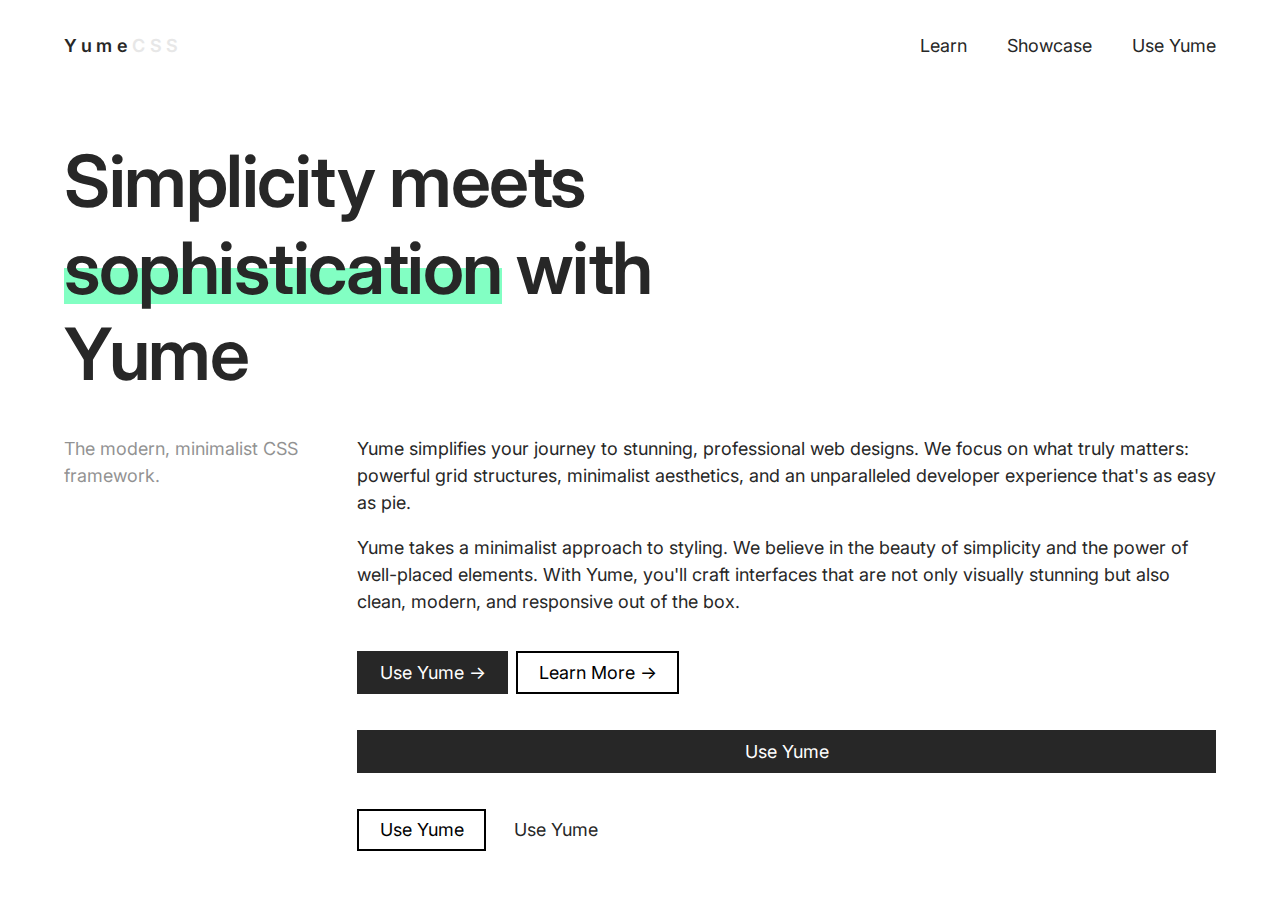
<file: index.html>
<!DOCTYPE html>
<html lang="en">

<head>
    <meta charset="UTF-8">
    <meta http-equiv="X-UA-Compatible" content="IE=edge">
    <meta name="viewport" content="width=device-width, initial-scale=1.0">
    <title>Yume.CSS</title>

    <!-- Yume -->
    <link rel="stylesheet" href="yume.css">
    <script src="yume.js" defer></script>

    <!-- Prism -->
    <link rel="stylesheet" href="prism/prism.css">
    <script src="prism/prism.js" defer></script>

    <!-- Custom style and script -->
    <link rel="stylesheet" href="extra/extra.css">
    <script src="extra/extra.js" defer></script>
</head>

<body>
    <nav class="container sticky fade-in">
        <a href="#top" class="logo">Yume<span class="gray-200">CSS</span></a>
        <ul>
            <li><a href="docs/main.html">Learn</a></li>
            <li><a href="#layout">Showcase</a></li>
            <li><a href="#">Use Yume</a></li>
        </ul>
    </nav>

    <main class="grid container">
        <div class="col-12">
            <h1 class="width-60 slide-right mb-0">Simplicity meets <mark class="bg-green-300">sophistication</mark> with
                Yume</h1>
        </div>
        <div class="col-3 faded sm-col-6">
            <p class="slide-up animation-time-8">The modern, minimalist CSS framework.</p>
        </div>
        <div class="col-9">
            <p class="slide-up animation-time-10">Yume simplifies your journey to stunning, professional web designs. We
                focus on what truly matters: powerful grid structures, minimalist aesthetics, and an unparalleled
                developer experience that's as easy as pie.</p>
            <div class="slide-up animation-time-12">
                <p>Yume takes a minimalist approach to styling. We believe in the beauty of simplicity and the power of
                    well-placed elements. With Yume, you'll craft interfaces that are not only visually stunning but
                    also clean, modern, and responsive out of the box.</p>
                <button>Use Yume &rarr;</button><button class="secondary ml-2">Learn More &rarr;</button>
            </div>
            <div>
                <a href="#" class="btn full">Use Yume</a>
                <a href="#" class="btn secondary">Use Yume</a>
                <a href="#" class="btn ghost">Use Yume</a>
            </div>
        </div>
    </main>
</body>

</html>
</file>
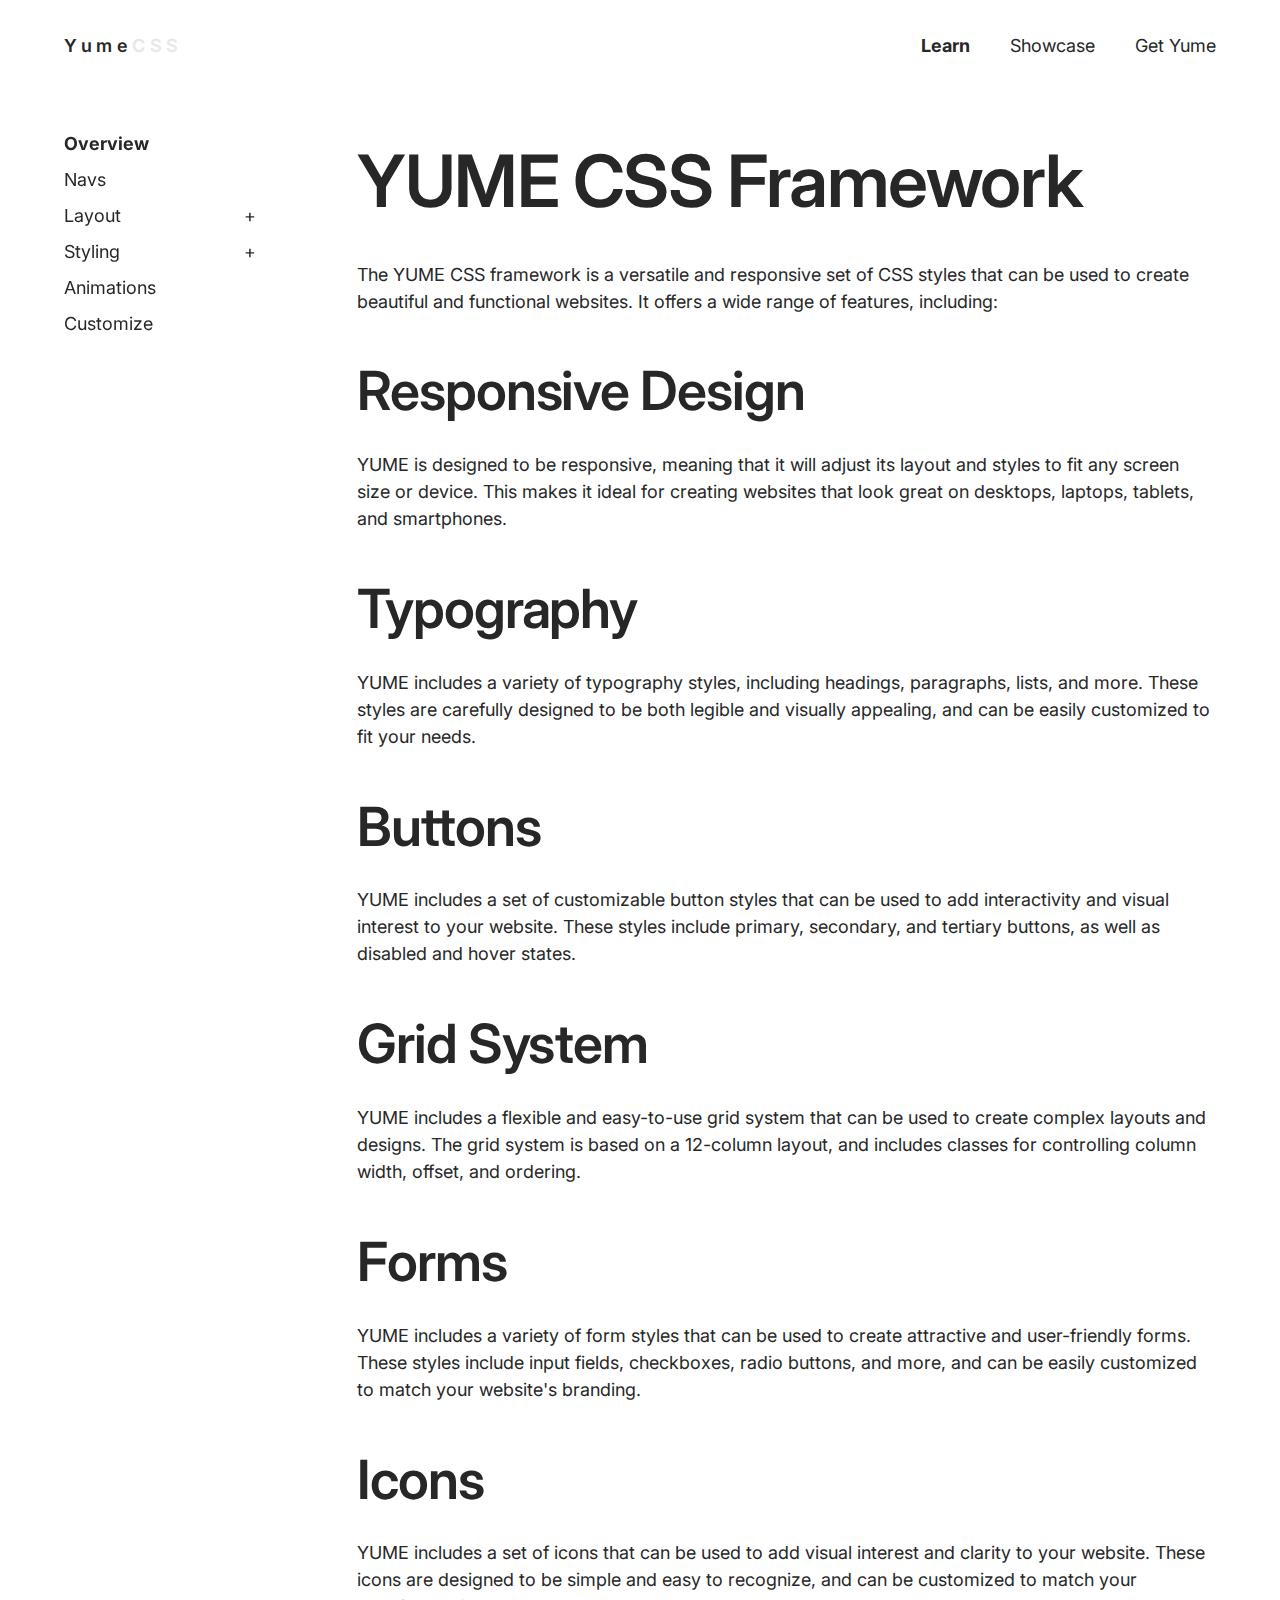
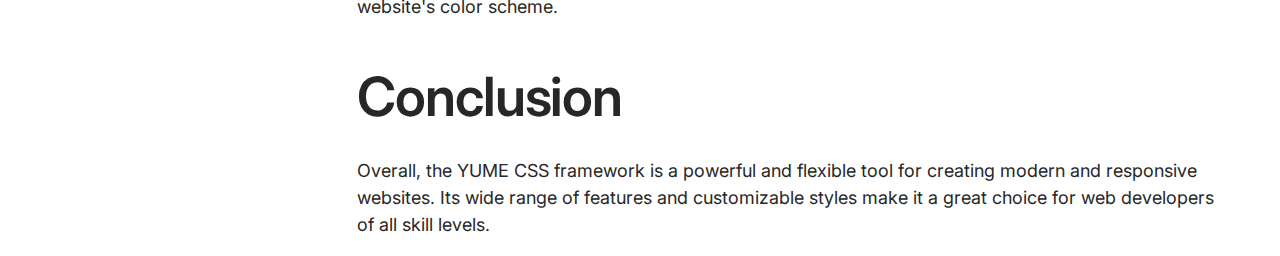
<file: docs/main.html>
<!DOCTYPE html>
<html lang="en">

<head>
    <meta charset="UTF-8">
    <meta http-equiv="X-UA-Compatible" content="IE=edge">
    <meta name="viewport" content="width=device-width, initial-scale=1.0">
    <title>Learn Yume</title>
    <!-- Yume -->
    <link rel="stylesheet" href="../yume.css">
    <script src="../yume.js" defer></script>

    <!-- Prism -->
    <link rel="stylesheet" href="../prism/prism.css">
    <script src="../prism/prism.js" defer></script>

    <!-- Custom style and script -->
    <link rel="stylesheet" href="../extra/extra.css">
    <script src="../extra/extra.js" defer></script>
</head>

<body>
    <nav class="container sticky fade-in">
        <a href="../index.html" class="logo">Yume<span class="gray-200">CSS</span></a>
        <ul>
            <li class="active"><a href="#layout">Learn</a></li>
            <li><a href="#layout">Showcase</a></li>
            <li><a href="#">Get Yume</a></li>
        </ul>
    </nav>


    <main class="container grid">
        <aside class="col-3 mt-10">
            <ul class="sidebar">
                <li class="active"><a href="navs.html">Overview</a></li>
                <li><a href="navs.html">Navs</a></li>
                <li>
                    <div class="accordion">
                        <div class="accordion-header">
                            <p>Layout</p>
                            <p class="accordion-icon">+</p>
                        </div>
                        <div class="accordion-content">
                            <ul>
                                <li><a href="">Grid</a></li>
                                <li><a href="">Flexbox</a></li>
                                <li><a href="">Margin and Padding</a></li>
                            </ul>
                        </div>
                    </div>
                </li>
                <li>
                    <div class="accordion">
                        <div class="accordion-header">
                            <p>Styling</p>
                            <p class="accordion-icon">+</p>
                        </div>
                        <div class="accordion-content">
                            <ul>
                                <li><a href="">Typography</a></li>
                                <li><a href="">Colors</a></li>
                                <li><a href="">Border Radius</a></li>
                                <li><a href="">Drop Shadow</a></li>
                                <li><a href="">Forms and Buttons</a></li>
                            </ul>
                        </div>
                    </div>
                </li>
                <li><a href="#">Animations</a></li>
                <li><a href="#">Customize</a></li>
            </ul>
            <div class="sidebar-mobile-icon">
                &rarr;
            </div>
        </aside>
        
        <div class="col-9">
            <h1>YUME CSS Framework</h1>
            <p>The YUME CSS framework is a versatile and responsive set of CSS styles that can be used to create
                beautiful and functional websites. It offers a wide range of features, including:</p>
            <h2>Responsive Design</h2>
            <p>YUME is designed to be responsive, meaning that it will adjust its layout and styles to fit any screen
                size or device. This makes it ideal for creating websites that look great on desktops, laptops, tablets,
                and smartphones.</p>
            <h2>Typography</h2>
            <p>YUME includes a variety of typography styles, including headings, paragraphs, lists, and more. These
                styles are carefully designed to be both legible and visually appealing, and can be easily customized to
                fit your needs.</p>
            <h2>Buttons</h2>
            <p>YUME includes a set of customizable button styles that can be used to add interactivity and visual
                interest to your website. These styles include primary, secondary, and tertiary buttons, as well as
                disabled and hover states.</p>
            <h2>Grid System</h2>
            <p>YUME includes a flexible and easy-to-use grid system that can be used to create complex layouts and
                designs. The grid system is based on a 12-column layout, and includes classes for controlling column
                width, offset, and ordering.</p>
            <h2>Forms</h2>
            <p>YUME includes a variety of form styles that can be used to create attractive and user-friendly forms.
                These styles include input fields, checkboxes, radio buttons, and more, and can be easily customized to
                match your website's branding.</p>
            <h2>Icons</h2>
            <p>YUME includes a set of icons that can be used to add visual interest and clarity to your website. These
                icons are designed to be simple and easy to recognize, and can be customized to match your website's
                color scheme.</p>
            <h2>Conclusion</h2>
            <p>Overall, the YUME CSS framework is a powerful and flexible tool for creating modern and responsive
                websites. Its wide range of features and customizable styles make it a great choice for web developers
                of all skill levels.</p>
        </div>
    </main>
</body>

</html>
</file>
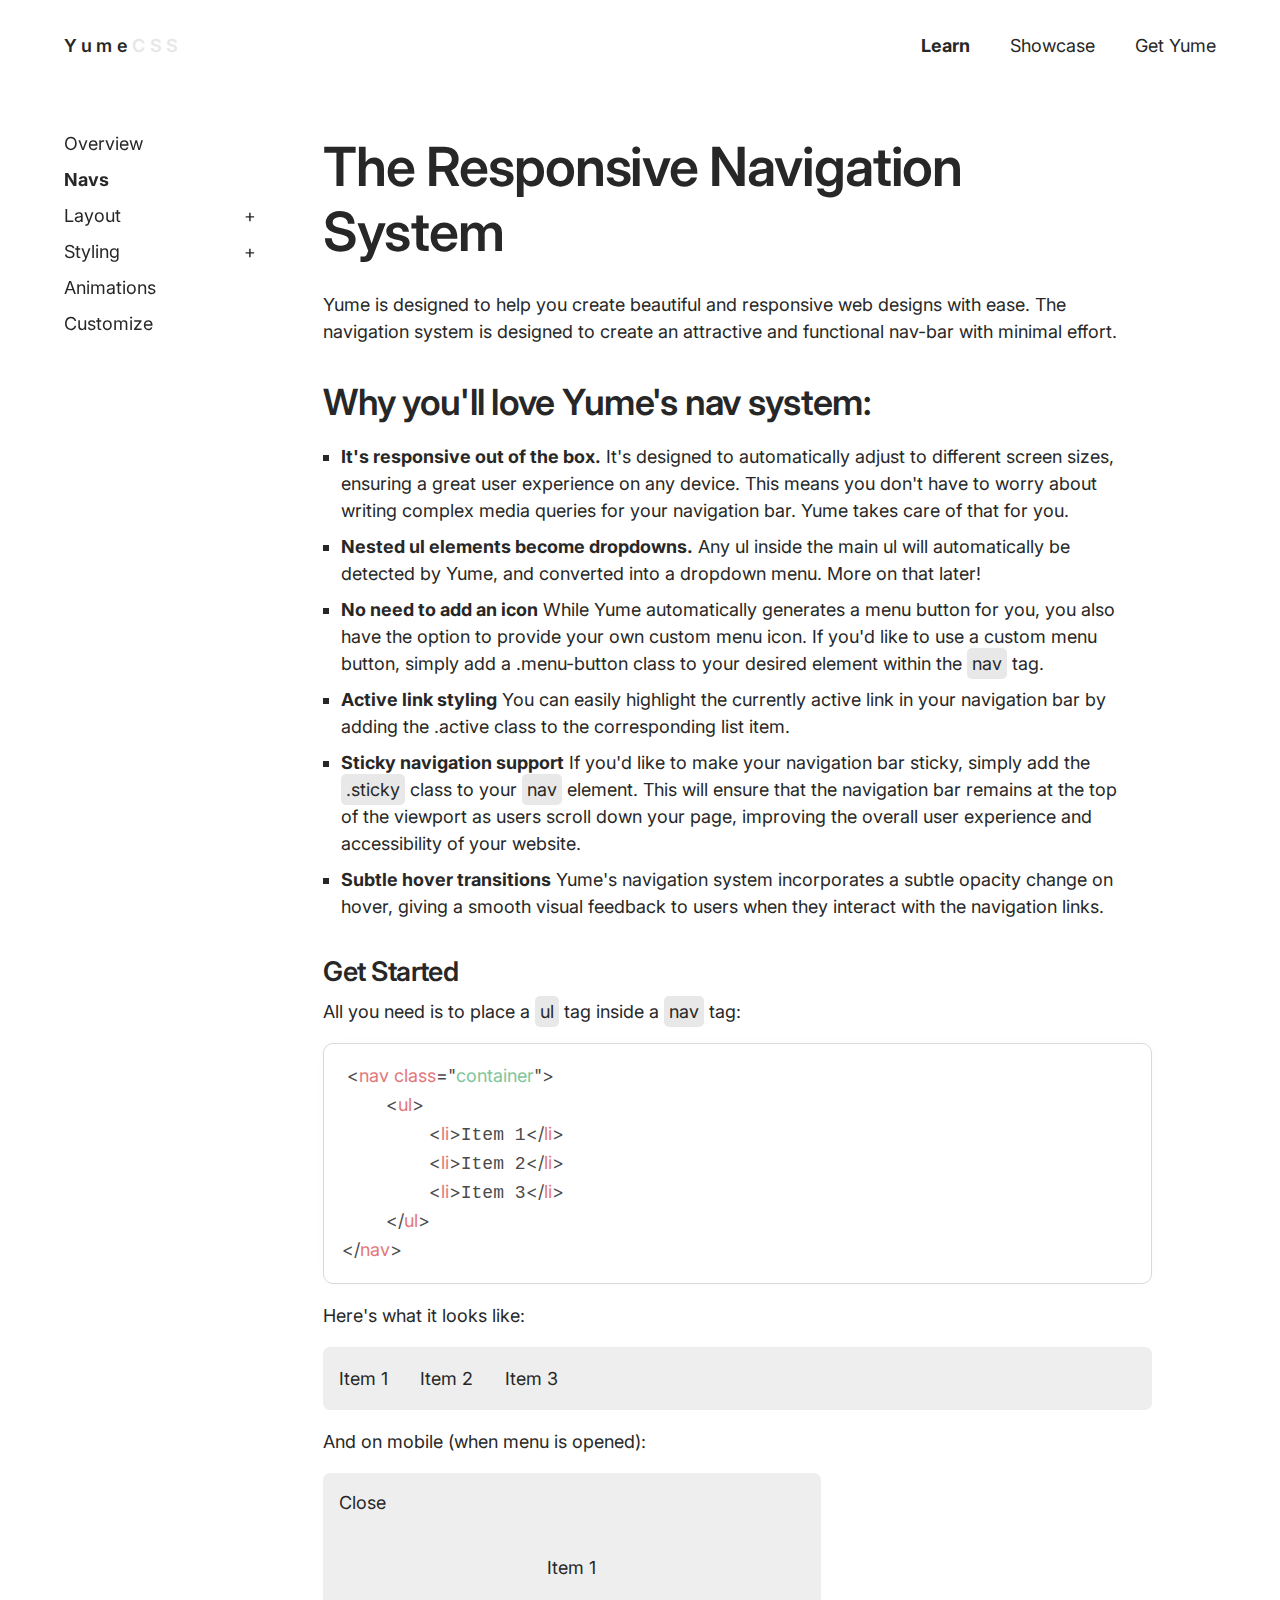
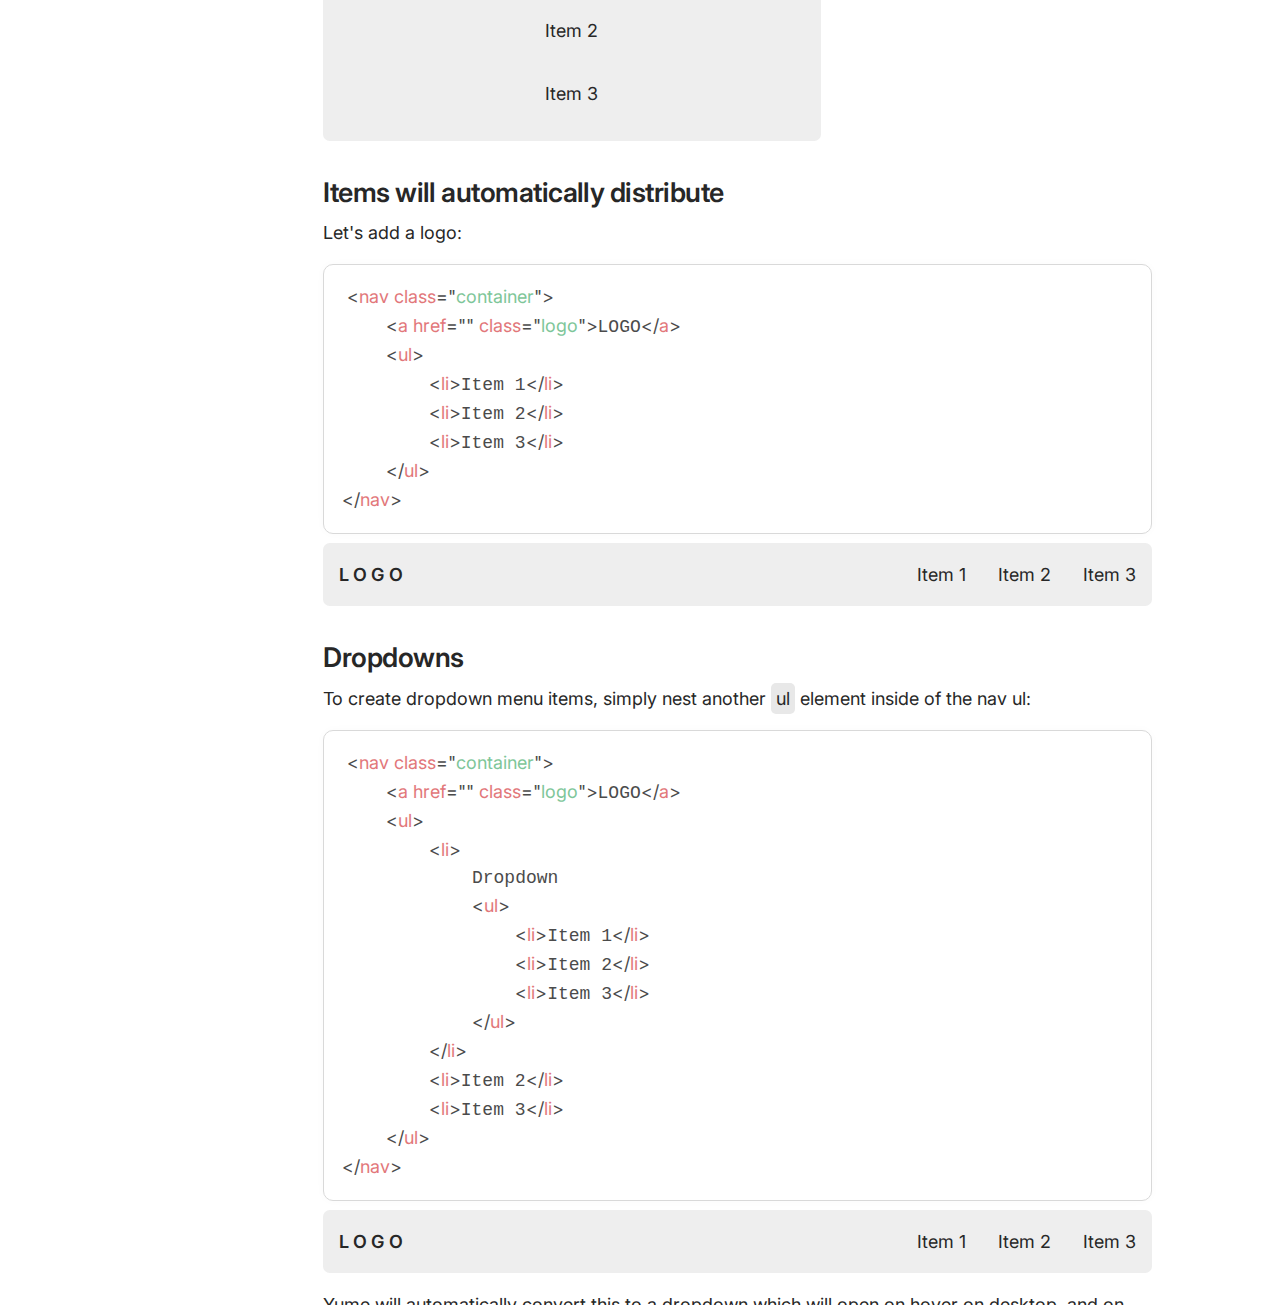
<file: docs/navs.html>
<!DOCTYPE html>
<html lang="en">

<head>
    <meta charset="UTF-8">
    <meta http-equiv="X-UA-Compatible" content="IE=edge">
    <meta name="viewport" content="width=device-width, initial-scale=1.0">
    <title>Navs - Learn Yume</title>
    <!-- Yume -->
    <link rel="stylesheet" href="../yume.css">
    <script src="../yume.js" defer></script>

    <!-- Prism -->
    <link rel="stylesheet" href="../prism/prism.css">
    <script src="../prism/prism.js" defer></script>

    <!-- Custom style and script -->
    <link rel="stylesheet" href="../extra/extra.css">
    <script src="../extra/extra.js" defer></script>
</head>

<body>
    <nav class="container sticky fade-in">
        <a href="../index.html" class="logo">Yume<span class="gray-200">CSS</span></a>
        <ul>
            <li class="active"><a href="#layout">Learn</a></li>
            <li><a href="#layout">Showcase</a></li>
            <li><a href="#">Get Yume</a></li>
        </ul>
    </nav>


    <main class="container grid">
        <aside class="col-2 mt-10">
            <ul class="sidebar">
                <li><a href="main.html">Overview</a></li>
                <li class="active"><a href="#">Navs</a></li>
                <li>
                    <div class="accordion">
                        <div class="accordion-header">
                            <p>Layout</p>
                            <p class="accordion-icon">+</p>
                        </div>
                        <div class="accordion-content">
                            <ul>
                                <li><a href="">Grid</a></li>
                                <li><a href="">Flexbox</a></li>
                                <li><a href="">Margin and Padding</a></li>
                            </ul>
                        </div>
                    </div>
                </li>
                <li>
                    <div class="accordion">
                        <div class="accordion-header">
                            <p>Styling</p>
                            <p class="accordion-icon">+</p>
                        </div>
                        <div class="accordion-content">
                            <ul>
                                <li><a href="">Typography</a></li>
                                <li><a href="">Colors</a></li>
                                <li><a href="">Border Radius</a></li>
                                <li><a href="">Drop Shadow</a></li>
                                <li><a href="">Forms and Buttons</a></li>
                            </ul>
                        </div>
                    </div>
                </li>
                <li><a href="#">Animations</a></li>
                <li><a href="#">Customize</a></li>
            </ul>
            <div class="sidebar-mobile-icon">
                &rarr;
            </div>
        </aside>
        
        <div class="col-10 blog md-col-12">
            <h2>The Responsive Navigation System</h2>
            <p>Yume is designed to help you create beautiful and responsive web designs with ease. The navigation system is designed to create an attractive and functional nav-bar with minimal effort.</p>
            <h3>Why you'll love Yume's nav system:</h3>
            <ul>
                <li><strong>It's responsive out of the box.</strong> It's designed to automatically adjust to different screen sizes, ensuring a great user experience on any device. This means you don't have to worry about writing complex media queries for your navigation bar. Yume takes care of that for you.</li>
                <li><strong>Nested ul elements become dropdowns.</strong> Any ul inside the main ul will automatically be detected by Yume, and converted into a dropdown menu. More on that later!</li>
                <li><strong>No need to add an icon</strong> While Yume automatically generates a menu button for you, you also have the option to provide your own custom menu icon. If you'd like to use a custom menu button, simply add a .menu-button class to your desired element within the <code>nav</code> tag.</li>
                <li><strong>Active link styling</strong> You can easily highlight the currently active link in your navigation bar by adding the .active class to the corresponding list item.</li>
                <li><strong>Sticky navigation support</strong> If you'd like to make your navigation bar sticky, simply add the <code>.sticky</code> class to your <code>nav</code> element. This will ensure that the navigation bar remains at the top of the viewport as users scroll down your page, improving the overall user experience and accessibility of your website.</li>
                <li><strong>Subtle hover transitions</strong> Yume's navigation system incorporates a subtle opacity change on hover, giving a smooth visual feedback to users when they interact with the navigation links.</li>
            </ul>
            <h4>Get Started</h4>
            <p>All you need is to place a <code>ul</code> tag inside a <code>nav</code> tag:</p>
            <pre>
                <code class="language-html">
                    <nav class="container">
                        <ul>
                            <li>Item 1</li>
                            <li>Item 2</li>
                            <li>Item 3</li>
                        </ul>
                    </nav>
                </code>
            </pre>
            <p>Here's what it looks like:</p>
            <div class="flex bg-gray-100 px-4 border-radius-2">
                <p class="mr-8">Item 1</p>
                <p class="mr-8">Item 2</p>
                <p>Item 3</p>
            </div>
            <p>And on mobile (when menu is opened):</p>
            <div class="grid border-radius-2 bg-gray-100 p-4 width-60">
                <div class="col-12 flex align-end">Close</div>
                <div class="flex column align-center col-12">
                    <p>Item 1</p>
                    <p>Item 2</p>
                    <p>Item 3</p>
                </div>
            </div>
            <!-- Logo -->
            <h4>Items will automatically distribute</h4>
            <p>Let's add a logo:</p>
            <pre>
                <code class="language-html">
                    <nav class="container">
                        <a href="" class="logo">LOGO</a>
                        <ul>
                            <li>Item 1</li>
                            <li>Item 2</li>
                            <li>Item 3</li>
                        </ul>
                    </nav>
                </code>
            </pre>
            <div class="flex align-center justify-space-between bg-gray-100 px-4 border-radius-2">
                <a href="" class="logo">LOGO</a>
                <div class="flex">
                    <p class="mr-8">Item 1</p>
                    <p class="mr-8">Item 2</p>
                    <p>Item 3</p>
                </div>
            </div>
            <!-- Dropdowns -->
            <h4>Dropdowns</h4>
            <p>To create dropdown menu items, simply nest another <code>ul</code> element inside of the nav ul:</p>
            <pre>
                <code class="language-html">
                    <nav class="container">
                        <a href="" class="logo">LOGO</a>
                        <ul>
                            <li>
                                Dropdown
                                <ul>
                                    <li>Item 1</li>
                                    <li>Item 2</li>
                                    <li>Item 3</li>
                                </ul>
                            </li>
                            <li>Item 2</li>
                            <li>Item 3</li>
                        </ul>
                    </nav>
                </code>
            </pre>
            <div class="flex align-center justify-space-between bg-gray-100 px-4 border-radius-2">
                <a href="" class="logo">LOGO</a>
                <div class="flex">
                    <p class="mr-8">Item 1</p>
                    <p class="mr-8">Item 2</p>
                    <p>Item 3</p>
                </div>
            </div>
            <p>Yume will automatically convert this to a dropdown which will open on hover on desktop, and on touch on mobile.</p>
        </div>
    </main>
</body>

</html>
</file>
<file: yume.css>
/* Font imports */
@import url('https://fonts.googleapis.com/css2?family=Bitter:ital,wght@0,100;0,200;0,300;0,400;0,500;0,600;0,700;0,800;0,900;1,100;1,200;1,300;1,400;1,500;1,600;1,700;1,800;1,900&family=Inter:wght@100;200;300;400;500;600;700;800;900&display=swap');
/* @import url('https://fonts.cdnfonts.com/css/neue-haas-grotesk-display-pro'); */
                

:root {
    --margin: 64px;
    --margin-large: 192px;
    --menu-gap: 20px;
    --card-padding: 32px;
    --card-width: clamp(200px, 100%, 300px);
    --max-container-width: 1500px;
    --default-border-radius: 0px;

    --faded-text: #3d3d3d;
    --primary: #272727;
    --primary-hover: #83838e;
    --default-black: #272727;
    --button-text-color: #ffffff;

    --font-stack: 'Inter', system-ui, sans-serif;
    --font-stack-serif: 'Bitter', serif;


    /* Nav Bar */
    --nav-height: 5em;
    --nav-color: #ffffff;
    --nav-item-color: #272727;
    --nav-weight: 400;


    --drop-shadow: 0px 0px 18px #00000010;

    --hover-transition: .3s;
    
    --no-of-columns: 12;

    /* Grid */
    --default-grid-gap: 20px;
    --grid-gap-multiplier: 4;

    /* ********************** | COLORS | ********************** */
    /* ********************** | COLORS | ********************** */

    /* Neutrals */
    --white: #ffffff;
    --black: #000000;
    --gray-50: #f8f8f8;
    --gray-100: #eeeeee;
    --gray-200: #e7e7e7;
    --gray-300: #dadada;
    --gray-400: #b1b1b1;
    --gray-500: #7f7f7f;
    --gray-600: #565656;
    --gray-700: #3a3a3a;
    --gray-800: #242424;
    --gray-900: #101010;

    /* Beige */
    --beige-50: #F7F5F2;
    --beige-100: #EFECE7;
    --beige-200: #E7E2DB;
    --beige-300: #DFD9D0;
    --beige-400: #D8D1C7;
    --beige-500: #BEB7AC;
    --beige-600: #A0998F;
    --beige-700: #7E786E;
    --beige-800: #5F5950;
    --beige-900: #37322A;

    /* Blues */
    --blue-50: #E6EEFF;
    --blue-100: #BBD0FF;
    --blue-200: #8FB2FF;
    --blue-300: #5582E0;
    --blue-400: #094BDB;
    --blue-500: #0024E0;
    --blue-600: #04228B;
    --blue-700: #05276C;
    --blue-800: #071F50;
    --blue-900: #091833;

    /* Greens */
    --green-50: #EBFFF5;
    --green-100: #C8FFE5;
    --green-200: #A5FFD4;
    --green-300: #82FFC3;
    --green-400: #5FFFB2;
    --green-500: #38EC95;
    --green-600: #1CC373;
    --green-700: #079A54;
    --green-800: #00713B;
    --green-900: #004926;

    /* Reds */
    --red-50: #FFECEB;
    --red-100: #FFC3BF;
    --red-200: #FF9A93;
    --red-300: #FF7167;
    --red-400: #F04438;
    --red-500: #CE3025;
    --red-600: #AC2016;
    --red-700: #8A130A;
    --red-800: #680902;
    --red-900: #460500;

    /* Yellows */
    --yellow-50: #FFFCF1;
    --yellow-100: #FFECBA;
    --yellow-200: #FFDF8B;
    --yellow-300: #FFD25E;
    --yellow-400: #FFC327;
    --yellow-500: #FEB701;
    --yellow-600: #E5A701;
    --yellow-700: #B48501;
    --yellow-800: #947001;
    --yellow-900: #735901;

    /* Violets */
    --violet-50: #F5F0FF;
    --violet-100: #DFD0FF;
    --violet-200: #C8B0FF;
    --violet-300: #B290FF;
    --violet-400: #9A6EFC;
    --violet-500: #7F56DA;
    --violet-600: #6641B8;
    --violet-700: #4E2E96;
    --violet-800: #391F74;
    --violet-900: #261252;

    /* teals */
    --teal-50: #EBFFFB;
    --teal-100: #C8FFF4;
    --teal-200: #A5FFEE;
    --teal-300: #82FFE7;
    --teal-400: #5EFFE1;
    --teal-500: #0AB292;
    --teal-600: #089379;
    --teal-700: #05715D;
    --teal-800: #034D3F;
    --teal-900: #002A23;

    /* Oranges */
    --orange-50: #FBFDFF;
    --orange-100: #FFDABF;
    --orange-200: #FFBC8B;
    --orange-300: #FF9F5A;
    --orange-400: #FF8024;
    --orange-500: #F56701;
    --orange-600: #D75901;
    --orange-700: #B84A01;
    --orange-800: #963A01;
    --orange-900: #722901;

    /* Pinks */
    --pink-50: #FBFDFF;
    --pink-100: #FFD5F5;
    --pink-200: #FFC5F1;
    --pink-300: #FFADEA;
    --pink-400: #FF93E1;
    --pink-500: #FF69D5;
    --pink-600: #D055AD;
    --pink-700: #9E4485;
    --pink-800: #6F355F;
    --pink-900: #3D2537;
}


html,
body,
* {
    font-family: var(--font-stack);
    box-sizing: border-box;
    color: var(--default-black);
}

html {
    scroll-behavior: smooth;
    font-size: 18px;
    line-height: 1.5;
}

body {
    margin: 0;
    display: flex;
    flex-direction: column;
    align-items: center;
    justify-content: flex-start;
    min-height: 100vh;
    overflow-x: hidden;
    max-width: 100vw;
}




/* ********************** | GENERAL | ********************** */
/* ********************** | GENERAL | ********************** */
a {
    color: rgb(83, 105, 145);
    font-weight: 600;
}
.link-style-none, .btn{
    text-decoration: none;
    color: var(--default-black);
}
a:visited {
    color: rgb(95, 60, 163);
    font-weight: 600;
}

p {
    margin: 1em 0;
}

hr {
    width: 100%;
    border: 1px solid black;
    opacity: .1;
}

img {
    max-inline-size: 100%;
    block-size: auto;
    display: block;
}

input{
    border: none;
    background-color: var(--gray-100);
    font-size: 1em;
    padding: .5em 1em;
}

/* Default border radius */
.container, .container-narrow, .container-full, article, section, button, .highlight {
    border-radius: var(--default-border-radius);
}

/* Headings */
h1, h2, h3, h4, h5, h6{
    font-weight: 600;
    letter-spacing: -.02em;
    line-height: 1.2em;
}
h1 + *, h2 + *, h3 + *, h4 + *, h5 + *, h6 + * {
    margin-top: 0;
}
h1{
    font-size: 4em;
    margin-bottom: .5em;
}
h2{
    font-size: 3em;
    margin-bottom: .5em;
}
h3{
    font-size: 2em;
    margin-bottom: .5em;
}
h4{
    font-size: 1.5em;
    margin-bottom: .375em;
}
h5{
    font-size: 1.25em;
    margin: 1.5em 0 .25em;
}
h6{
    font-size: 1em;
    margin: 1.5em 0 .25em;
}


/* ********************** | CUSTOM CLASSES | ********************** */
/* ********************** | CUSTOM CLASSES | ********************** */
.shadow {
    box-shadow: var(--drop-shadow);
}
.full-width{
    width: 100%;
}
.faded{
    opacity: .5;
}


/* ********************** | STYLES | ********************** */
/* ********************** | STYLES | ********************** */
.border-radius-0{
    border-radius: 0;
}
.border-radius-1{
    border-radius: .25em;
}
.border-radius-2{
    border-radius: .375em;
}
.border-radius-3{
    border-radius: .5em;
}
.border-radius-4{
    border-radius: .75em;
}
.border-radius-5{
    border-radius: 1em;
}
.border-radius-6{
    border-radius: 1.5em;
}
.border-radius-7{
    border-radius: 2em;
}
.border-radius-8{
    border-radius: 3em;
}
.border-radius-9{
    border-radius: 4em;
}
.border-radius-10{
    border-radius: 100em;
}

/* Images */
.width-10{
    max-width: 10%;
}
.width-20{
    max-width: 20%;
}
.width-30{
    max-width: 30%;
}
.width-40{
    max-width: 40%;
}
.width-50{
    max-width: 50%;
}
.width-60{
    max-width: 60%;
}
.width-70{
    max-width: 70%;
}
.width-80{
    max-width: 80%;
}
.width-90{
    max-width: 90%;
}
.width-100{
    max-width: 100%;
}

/* Heights */
.min-height-100{
    min-height: 100vh;
}

.img-xxs{
    max-width: 4em;
}
.img-xs{
    max-width: 8em;
}
.img-s{
    max-width: 12em;
}
.img-m{
    max-width: 18em;
}
.img-l{
    max-width: 28em;
}
.img-xl{
    max-width: 46em;
}
.img-xxl{
    max-width: 62em;
}

/* ********************** | TEXT | ********************** */
/* ********************** | TEXT | ********************** */
.logo {
    letter-spacing: .25em;
    font-weight: 600;
    color: var(--default-black);
    text-decoration: none;
}

mark {
    display: inline-block;
    line-height: 0em;
    padding-bottom: 0.5em;
    background-color: var(--yellow-300);
}

.logo:visited {
    color: var(--default-black);
}

.t-05 {
    font-size: .5em;
}

.t-075 {
    font-size: .75em;
}

.t-0875 {
    font-size: .875em;
}

.t-1 {
    font-size: 1em;
}

.t-1-25 {
    font-size: 1.25em;
}

.t-1-5 {
    font-size: 1.5em;
}

.t-2 {
    font-size: 2em;
}

.t-3 {
    font-size: 3em;
}

.t-4 {
    font-size: 4em;
}

.t-5 {
    font-size: 5em;
}

.t-thin, .t-100 {
    font-weight: 100;
}

.t-extra-light, .t-200 {
    font-weight: 200;
}

.t-light, .t-300 {
    font-weight: 300;
}

.t-regular, .t-400 {
    font-weight: 400;
}

.t-medium, .t-500 {
    font-weight: 500;
}

.t-semi-bold, .t-600 {
    font-weight: 600;
}

.t-bold, .t-700 {
    font-weight: 700;
}

.t-extra-bold, .t-800 {
    font-weight: 800;
}

.t-black, .t-900 {
    font-weight: 900;
}


.t-left {
    text-align: left;
}

.t-center {
    text-align: center;
}

.t-right {
    text-align: right;
}

.serif {
    font-family: var(--font-stack-serif);
}

.hyphens{
    hyphens: auto;
}

/* Block quote */
blockquote{
    font-size: 1.125em;
    width:65%;
    margin: 2em auto;
    font-style:italic;
    color: var(--gray-600);
    padding: 0 1.2em;
    border-left: 8px solid var(--gray-200);
    line-height: 1.6875em;
    position: relative;
}


/* ********************** | NAVIGATION | ********************** */
/* ********************** | NAVIGATION | ********************** */
nav {
    position: relative;
    z-index: 100;
    display: flex;
    justify-content: space-between;
    min-height: var(--nav-height);
    align-items: center;
    background-color: var(--nav-color);
}

nav img{
    max-height: 4em;
}

nav ul {
    display: flex;
    align-items: center;
    list-style: none;
    padding: 0;
    transition: transform 500ms;
}

nav ul li {
    padding: 0 var(--menu-gap);
    white-space: nowrap;
    margin: 0;
}

nav ul li a,
nav ul li a:visited,
nav a, nav a:visited {
    text-decoration: none;
    color: var(--nav-item-color);
    font-weight: var(--nav-weight);
    transition: opacity var(--hover-transition);
}

nav ul li a:hover {
    opacity: .5;
}


nav ul li:first-of-type {
    padding-left: 0;
}

nav ul li:last-of-type {
    padding-right: 0;
}

.sticky {
    position: sticky;
    top: 0;
}

/* Dropdown */
.dropdown {
    display: none;
    position: absolute;
    background-color: var(--nav-color);
}

nav ul li .dropdown li {
    padding: 10px;
    white-space: nowrap;
    margin: 0;
}

nav ul li .dropdown li a,
nav ul li .dropdown li a:visited {
    text-decoration: none;
    color: var(--default-black);
    font-weight: var(--nav-weight);
    display: block;
}

nav ul li .dropdown li a:hover {
    opacity: .5;
}

.open-dropdown{
    display: block;
}

/* Responsive nav */
nav .menu-button {
    display: none;
    position: relative;
    text-decoration: none;
    z-index: 2;
    color: var(--nav-item-color);
    font-weight: var(--nav-weight);
}


/* Active nav item */
nav ul li.active a, nav ul li a.active {
    font-weight: 700;
}


/* ********************** | CONTAINERS | ********************** */
/* ********************** | CONTAINERS | ********************** */
.container, .container-narrow, .container-full, nav {
    max-width: var(--max-container-width);
}
.container, footer, nav {
    padding: 0 var(--margin);
    width: 100%;
}
.container-full {
    width: 100%;
    padding: unset;
}
.container-narrow {
    padding: 0 var(--margin-large);
    width: 100%;
}
.hero, .hero-big {
    width: 100%;
}
.hero-big {
    min-height: 70vh;
    display: flex;
    flex-direction: column;
    justify-content: center;
}
/* article {
    box-shadow: var(--drop-shadow);
    padding: var(--card-padding);
} */
section{
    margin-top: 2em;
    padding: 2em;
    background-color: var(--gray-100);
}
.blog {
    max-width: 860px;
    padding-left: auto;
    padding-right: auto;
    margin-left: var(--margin);
    margin-right: var(--margin);
}
footer{
    margin-top: 40px;
    padding: 40px;
}
.highlight {
    border: 1px solid #ccc;
    border-top: 8px solid var(--primary);
    padding: 1.5em;
    margin: 2em 0;
    width: calc(100% + 6em);
    position: relative;
    left: -3em;
    text-align: center;
}
.card{
    width: var(--card-width);
    flex-shrink: 0;
}
.banner{
    margin-left: calc(-1 * var(--margin));
    margin-right: calc(-1 * var(--margin));
    padding-left: var(--margin);
    padding-right: var(--margin);
}

/* Side-scroll container */
.side-scroll-container {
    display: flex;
    overflow-x: scroll;
    scrollbar-width: thin;
    -webkit-overflow-scrolling: touch;
    -ms-overflow-style: none;
    max-width: 100%;
    padding-right: var(--margin);
}

/* .side-scroll-container > :last-child {
    margin-right: var(--margin);
} */

.side-scroll-container::-webkit-scrollbar {
    height: 6px;
}

.side-scroll-container::-webkit-scrollbar-thumb {
    background-color: rgba(0, 0, 0, 0.3);
    border-radius: 3px;
}

.side-scroll-item {
    flex-shrink: 0;
}

/* ********************** | GRID SYSTEM | ********************** */
/* ********************** | GRID SYSTEM | ********************** */

/* Auto grid */
.auto-grid {
    display: grid;
    grid-template-columns: repeat(auto-fill, minmax(200px, 1fr));
}

/* Columns */
.col-1 {grid-column: span 1;}
.col-2 {grid-column: span 2;}
.col-3 {grid-column: span 3;}
.col-4 {grid-column: span 4;}
.col-5 {grid-column: span 5;}
.col-6 {grid-column: span 6;}
.col-7 {grid-column: span 7;}
.col-8 {grid-column: span 8;}
.col-9 {grid-column: span 9;}
.col-10 {grid-column: span 10;}
.col-11 {grid-column: span 11;}
.col-12 {grid-column: span 12;}

/* .col-1, .col-2, .col-3, .col-4, .col-5, .col-6, .col-7, .col-8, .col-9, .col-10, .col-11, .col-12 {
    display: flex;
    flex-direction: column;
} */

/* Rows */
.row-1 {grid-row: span 1;}
.row-2 {grid-row: span 2;}
.row-3 {grid-row: span 3;}
.row-4 {grid-row: span 4;}
.row-5 {grid-row: span 5;}
.row-6 {grid-row: span 6;}
.row-7 {grid-row: span 7;}
.row-8 {grid-row: span 8;}
.row-9 {grid-row: span 9;}
.row-10 {grid-row: span 10;}
.row-11 {grid-row: span 11;}
.row-12 {grid-row: span 12;}

/* Grid container */
.grid {
    gap: var(--default-grid-gap);
    display: grid;
    grid-template-columns: repeat(var(--no-of-columns), minmax(0, 1fr));

}

/* Gaps */
.gap-0 {grid-gap: calc(0px * var(--grid-gap-multiplier))}
.gap-1 {grid-gap: calc(1px * var(--grid-gap-multiplier))}
.gap-2 {grid-gap: calc(2px * var(--grid-gap-multiplier))}
.gap-3 {grid-gap: calc(3px * var(--grid-gap-multiplier))}
.gap-4 {grid-gap: calc(4px * var(--grid-gap-multiplier))}
.gap-5 {grid-gap: calc(5px * var(--grid-gap-multiplier))}
.gap-6 {grid-gap: calc(6px * var(--grid-gap-multiplier))}
.gap-7 {grid-gap: calc(7px * var(--grid-gap-multiplier))}
.gap-8 {grid-gap: calc(8px * var(--grid-gap-multiplier))}
.gap-9 {grid-gap: calc(9px * var(--grid-gap-multiplier))}
.gap-10 {grid-gap: calc(10px * var(--grid-gap-multiplier))}
.gap-11 {grid-gap: calc(11px * var(--grid-gap-multiplier))}
.gap-12 {grid-gap: calc(12px * var(--grid-gap-multiplier))}
.gap-13 {grid-gap: calc(13px * var(--grid-gap-multiplier))}
.gap-14 {grid-gap: calc(14px * var(--grid-gap-multiplier))}
.gap-15 {grid-gap: calc(15px * var(--grid-gap-multiplier))}
.gap-16 {grid-gap: calc(16px * var(--grid-gap-multiplier))}
.gap-17 {grid-gap: calc(17px * var(--grid-gap-multiplier))}
.gap-18 {grid-gap: calc(18px * var(--grid-gap-multiplier))}
.gap-19 {grid-gap: calc(19px * var(--grid-gap-multiplier))}
.gap-20 {grid-gap: calc(20px * var(--grid-gap-multiplier))}
.gap-21 {grid-gap: calc(21px * var(--grid-gap-multiplier))}
.gap-22 {grid-gap: calc(22px * var(--grid-gap-multiplier))}
.gap-23 {grid-gap: calc(23px * var(--grid-gap-multiplier))}
.gap-24 {grid-gap: calc(24px * var(--grid-gap-multiplier))}
.gap-25 {grid-gap: calc(25px * var(--grid-gap-multiplier))}

/* tight grid */
.tight {grid-auto-flow: dense;}



/* ********************** | COMPONENTS | ********************** */
/* ********************** | COMPONENTS | ********************** */

/* Buttons */
button {
    border: none;
    padding: .6em 1.25em;
    margin: 1em 0;
    font-size: 1em;
    color: white;
    background-color: var(--default-black);
    cursor: pointer;
    position: relative;
    transition: opacity var(--hover-transition);
    width: fit-content;
}
/* For anchor tag buttons */
.btn, .btn:visited{
    display: inline-block;
    padding: .6em 1.25em;
    margin: 1em 0;
    background-color: var(--primary);
    color: var(--button-text-color);
    transition: opacity var(--hover-transition);
    font-weight: 400;
    line-height: initial;
}

button.full, .btn.full {
    text-align: center;
    width: 100%;
}

/* Alt buttons */
button.secondary, .btn.secondary {
    background-color: transparent;
    color: var(--black);
    box-shadow: inset 0 0 0 2px var(--black);
}
button.ghost, .btn.ghost {
    background-color: transparent;
    color: var(--default-black);
}

.btn:hover {
    opacity: .3;
}

button:hover {
    opacity: .3;
}
button.secondary:hover {
    background-color: transparent;
    color: var(--primary-hover);
    box-shadow: inset 0 0 0 2px var(--primary-hover);
}
button.ghost:hover {
    background-color: transparent;
    color: var(--primary-hover);
}

/* Lists */
ul, ol {
    padding: 0 1em;
}
ul {
    list-style: square;
}
ul li, ol li {
    margin-bottom: .5em;
}


/* ********************** | USER MARGINS | ********************** */
/* ********************** | USER MARGINS | ********************** */

/* Classes to align to the outer margins, when outside of a container */
.align-left{
    padding-left: var(--margin);
}
.align-right{
    padding-right: var(--margin);
}
.reset-left{
    margin-left: calc(-1 * var(--margin));
}
.reset-right{
    margin-right: calc(-1 * var(--margin));
}

.m-0{margin: 0px}
.m-1{margin: 4px}
.m-2{margin: 8px}
.m-3{margin: 12px}
.m-4{margin: 16px}
.m-5{margin: 20px}
.m-6{margin: 24px}
.m-7{margin: 28px}
.m-8{margin: 32px}
.m-9{margin: 36px}
.m-10{margin: 40px}
.m-11{margin: 44px}
.m-12{margin: 48px}
.m-13{margin: 52px}
.m-14{margin: 56px}
.m-15{margin: 60px}
.m-16{margin: 64px}
.m-17{margin: 68px}
.m-18{margin: 72px}
.m-19{margin: 76px}
.m-20{margin: 80px}
.m-21{margin: 84px}
.m-22{margin: 88px}
.m-23{margin: 92px}
.m-24{margin: 96px}
.m-25{margin: 100px}

/* Margin top */
.mt-0{margin-top: 0px}
.mt-1{margin-top: 4px}
.mt-2{margin-top: 8px}
.mt-3{margin-top: 12px}
.mt-4{margin-top: 16px}
.mt-5{margin-top: 20px}
.mt-6{margin-top: 24px}
.mt-7{margin-top: 28px}
.mt-8{margin-top: 32px}
.mt-9{margin-top: 36px}
.mt-10{margin-top: 40px}
.mt-11{margin-top: 44px}
.mt-12{margin-top: 48px}
.mt-13{margin-top: 52px}
.mt-14{margin-top: 56px}
.mt-15{margin-top: 60px}
.mt-16{margin-top: 64px}
.mt-17{margin-top: 68px}
.mt-18{margin-top: 72px}
.mt-19{margin-top: 76px}
.mt-20{margin-top: 80px}
.mt-21{margin-top: 84px}
.mt-22{margin-top: 88px}
.mt-23{margin-top: 92px}
.mt-24{margin-top: 96px}
.mt-25{margin-top: 100px}

/* Margin bottom */
.mb-0{margin-bottom: 0px}
.mb-1{margin-bottom: 4px}
.mb-2{margin-bottom: 8px}
.mb-3{margin-bottom: 12px}
.mb-4{margin-bottom: 16px}
.mb-5{margin-bottom: 20px}
.mb-6{margin-bottom: 24px}
.mb-7{margin-bottom: 28px}
.mb-8{margin-bottom: 32px}
.mb-9{margin-bottom: 36px}
.mb-10{margin-bottom: 40px}
.mb-11{margin-bottom: 44px}
.mb-12{margin-bottom: 48px}
.mb-13{margin-bottom: 52px}
.mb-14{margin-bottom: 56px}
.mb-15{margin-bottom: 60px}
.mb-16{margin-bottom: 64px}
.mb-17{margin-bottom: 68px}
.mb-18{margin-bottom: 72px}
.mb-19{margin-bottom: 76px}
.mb-20{margin-bottom: 80px}
.mb-21{margin-bottom: 84px}
.mb-22{margin-bottom: 88px}
.mb-23{margin-bottom: 92px}
.mb-24{margin-bottom: 96px}
.mb-25{margin-bottom: 100px}

/* Margin left */
.ml-0{margin-left: 0px}
.ml-1{margin-left: 4px}
.ml-2{margin-left: 8px}
.ml-3{margin-left: 12px}
.ml-4{margin-left: 16px}
.ml-5{margin-left: 20px}
.ml-6{margin-left: 24px}
.ml-7{margin-left: 28px}
.ml-8{margin-left: 32px}
.ml-9{margin-left: 36px}
.ml-10{margin-left: 40px}
.ml-11{margin-left: 44px}
.ml-12{margin-left: 48px}
.ml-13{margin-left: 52px}
.ml-14{margin-left: 56px}
.ml-15{margin-left: 60px}
.ml-16{margin-left: 64px}
.ml-17{margin-left: 68px}
.ml-18{margin-left: 72px}
.ml-19{margin-left: 76px}
.ml-20{margin-left: 80px}
.ml-21{margin-left: 84px}
.ml-22{margin-left: 88px}
.ml-23{margin-left: 92px}
.ml-24{margin-left: 96px}
.ml-25{margin-left: 100px}

/* Margin right */
.mr-0{margin-right: 0px}
.mr-1{margin-right: 4px}
.mr-2{margin-right: 8px}
.mr-3{margin-right: 12px}
.mr-4{margin-right: 16px}
.mr-5{margin-right: 20px}
.mr-6{margin-right: 24px}
.mr-7{margin-right: 28px}
.mr-8{margin-right: 32px}
.mr-9{margin-right: 36px}
.mr-10{margin-right: 40px}
.mr-11{margin-right: 44px}
.mr-12{margin-right: 48px}
.mr-13{margin-right: 52px}
.mr-14{margin-right: 56px}
.mr-15{margin-right: 60px}
.mr-16{margin-right: 64px}
.mr-17{margin-right: 68px}
.mr-18{margin-right: 72px}
.mr-19{margin-right: 76px}
.mr-20{margin-right: 80px}
.mr-21{margin-right: 84px}
.mr-22{margin-right: 88px}
.mr-23{margin-right: 92px}
.mr-24{margin-right: 96px}
.mr-25{margin-right: 100px}

/* Margin on x axis */
.mx-0{margin-right: 0;margin-left: 0}
.mx-1{margin-right: 4px;margin-left: 4px}
.mx-2{margin-right: 8px;margin-left: 8px}
.mx-3{margin-right: 12px;margin-left: 12px}
.mx-4{margin-right: 16px;margin-left: 16px}
.mx-5{margin-right: 20px;margin-left: 20px}
.mx-6{margin-right: 24px;margin-left: 24px}
.mx-7{margin-right: 28px;margin-left: 28px}
.mx-8{margin-right: 32px;margin-left: 32px}
.mx-9{margin-right: 36px;margin-left: 36px}
.mx-10{margin-right: 40px;margin-left: 40px}
.mx-11{margin-right: 44px;margin-left: 44px}
.mx-12{margin-right: 48px;margin-left: 48px}
.mx-13{margin-right: 52px;margin-left: 52px}
.mx-14{margin-right: 56px;margin-left: 56px}
.mx-15{margin-right: 60px;margin-left: 60px}
.mx-16{margin-right: 64px;margin-left: 64px}
.mx-17{margin-right: 68px;margin-left: 68px}
.mx-18{margin-right: 72px;margin-left: 72px}
.mx-19{margin-right: 76px;margin-left: 76px}
.mx-20{margin-right: 80px;margin-left: 80px}
.mx-21{margin-right: 84px;margin-left: 84px}
.mx-22{margin-right: 88px;margin-left: 88px}
.mx-23{margin-right: 92px;margin-left: 92px}
.mx-24{margin-right: 96px;margin-left: 96px}
.mx-25{margin-right: 100px;margin-left: 100px}
.mx-auto{margin-right: auto;margin-left: auto}

/* Margin on y axis */
.my-0{margin-top: 0;margin-bottom: 0}
.my-1{margin-top: 4px;margin-bottom: 4px}
.my-2{margin-top: 8px;margin-bottom: 8px}
.my-3{margin-top: 12px;margin-bottom: 12px}
.my-4{margin-top: 16px;margin-bottom: 16px}
.my-5{margin-top: 20px;margin-bottom: 20px}
.my-6{margin-top: 24px;margin-bottom: 24px}
.my-7{margin-top: 28px;margin-bottom: 28px}
.my-8{margin-top: 32px;margin-bottom: 32px}
.my-9{margin-top: 36px;margin-bottom: 36px}
.my-10{margin-top: 40px;margin-bottom: 40px}
.my-11{margin-top: 44px;margin-bottom: 44px}
.my-12{margin-top: 48px;margin-bottom: 48px}
.my-13{margin-top: 52px;margin-bottom: 52px}
.my-14{margin-top: 56px;margin-bottom: 56px}
.my-15{margin-top: 60px;margin-bottom: 60px}
.my-16{margin-top: 64px;margin-bottom: 64px}
.my-17{margin-top: 68px;margin-bottom: 68px}
.my-18{margin-top: 72px;margin-bottom: 72px}
.my-19{margin-top: 76px;margin-bottom: 76px}
.my-20{margin-top: 80px;margin-bottom: 80px}
.my-21{margin-top: 84px;margin-bottom: 84px}
.my-22{margin-top: 88px;margin-bottom: 88px}
.my-23{margin-top: 92px;margin-bottom: 92px}
.my-24{margin-top: 96px;margin-bottom: 96px}
.my-25{margin-top: 100px;margin-bottom: 100px}
.my-auto{margin-top: auto;margin-bottom: auto}



/* ********************** | USER PADDING | ********************** */
/* ********************** | USER PADDING | ********************** */
.p-0{padding: 0px}
.p-1{padding: 4px}
.p-2{padding: 8px}
.p-3{padding: 12px}
.p-4{padding: 16px}
.p-5{padding: 20px}
.p-6{padding: 24px}
.p-7{padding: 28px}
.p-8{padding: 32px}
.p-9{padding: 36px}
.p-10{padding: 40px}
.p-11{padding: 44px}
.p-12{padding: 48px}
.p-13{padding: 52px}
.p-14{padding: 56px}
.p-15{padding: 60px}
.p-16{padding: 64px}
.p-17{padding: 68px}
.p-18{padding: 72px}
.p-19{padding: 76px}
.p-20{padding: 80px}
.p-21{padding: 84px}
.p-22{padding: 88px}
.p-23{padding: 92px}
.p-24{padding: 96px}
.p-25{padding: 100px}

/* Padding top */
.pt-0{padding-top: 0px}
.pt-1{padding-top: 4px}
.pt-2{padding-top: 8px}
.pt-3{padding-top: 12px}
.pt-4{padding-top: 16px}
.pt-5{padding-top: 20px}
.pt-6{padding-top: 24px}
.pt-7{padding-top: 28px}
.pt-8{padding-top: 32px}
.pt-9{padding-top: 36px}
.pt-10{padding-top: 40px}
.pt-11{padding-top: 44px}
.pt-12{padding-top: 48px}
.pt-13{padding-top: 52px}
.pt-14{padding-top: 56px}
.pt-15{padding-top: 60px}
.pt-16{padding-top: 64px}
.pt-17{padding-top: 68px}
.pt-18{padding-top: 72px}
.pt-19{padding-top: 76px}
.pt-20{padding-top: 80px}
.pt-21{padding-top: 84px}
.pt-22{padding-top: 88px}
.pt-23{padding-top: 92px}
.pt-24{padding-top: 96px}
.pt-25{padding-top: 100px}

/* Padding bottom */
.pb-0{padding-bottom: 0px}
.pb-1{padding-bottom: 4px}
.pb-2{padding-bottom: 8px}
.pb-3{padding-bottom: 12px}
.pb-4{padding-bottom: 16px}
.pb-5{padding-bottom: 20px}
.pb-6{padding-bottom: 24px}
.pb-7{padding-bottom: 28px}
.pb-8{padding-bottom: 32px}
.pb-9{padding-bottom: 36px}
.pb-10{padding-bottom: 40px}
.pb-11{padding-bottom: 44px}
.pb-12{padding-bottom: 48px}
.pb-13{padding-bottom: 52px}
.pb-14{padding-bottom: 56px}
.pb-15{padding-bottom: 60px}
.pb-16{padding-bottom: 64px}
.pb-17{padding-bottom: 68px}
.pb-18{padding-bottom: 72px}
.pb-19{padding-bottom: 76px}
.pb-20{padding-bottom: 80px}
.pb-21{padding-bottom: 84px}
.pb-22{padding-bottom: 88px}
.pb-23{padding-bottom: 92px}
.pb-24{padding-bottom: 96px}
.pb-25{padding-bottom: 100px}

/* Padding left */
.pl-0{padding-left: 0px}
.pl-1{padding-left: 4px}
.pl-2{padding-left: 8px}
.pl-3{padding-left: 12px}
.pl-4{padding-left: 16px}
.pl-5{padding-left: 20px}
.pl-6{padding-left: 24px}
.pl-7{padding-left: 28px}
.pl-8{padding-left: 32px}
.pl-9{padding-left: 36px}
.pl-10{padding-left: 40px}
.pl-11{padding-left: 44px}
.pl-12{padding-left: 48px}
.pl-13{padding-left: 52px}
.pl-14{padding-left: 56px}
.pl-15{padding-left: 60px}
.pl-16{padding-left: 64px}
.pl-17{padding-left: 68px}
.pl-18{padding-left: 72px}
.pl-19{padding-left: 76px}
.pl-20{padding-left: 80px}
.pl-21{padding-left: 84px}
.pl-22{padding-left: 88px}
.pl-23{padding-left: 92px}
.pl-24{padding-left: 96px}
.pl-25{padding-left: 100px}

/* Padding right */
.pr-0{padding-right: 0px}
.pr-1{padding-right: 4px}
.pr-2{padding-right: 8px}
.pr-3{padding-right: 12px}
.pr-4{padding-right: 16px}
.pr-5{padding-right: 20px}
.pr-6{padding-right: 24px}
.pr-7{padding-right: 28px}
.pr-8{padding-right: 32px}
.pr-9{padding-right: 36px}
.pr-10{padding-right: 40px}
.pr-11{padding-right: 44px}
.pr-12{padding-right: 48px}
.pr-13{padding-right: 52px}
.pr-14{padding-right: 56px}
.pr-15{padding-right: 60px}
.pr-16{padding-right: 64px}
.pr-17{padding-right: 68px}
.pr-18{padding-right: 72px}
.pr-19{padding-right: 76px}
.pr-20{padding-right: 80px}
.pr-21{padding-right: 84px}
.pr-22{padding-right: 88px}
.pr-23{padding-right: 92px}
.pr-24{padding-right: 96px}
.pr-25{padding-right: 100px}

/* Padding on x axis */
.px-0{padding-right: 0;padding-left: 0}
.px-1{padding-right: 4px;padding-left: 4px}
.px-2{padding-right: 8px;padding-left: 8px}
.px-3{padding-right: 12px;padding-left: 12px}
.px-4{padding-right: 16px;padding-left: 16px}
.px-5{padding-right: 20px;padding-left: 20px}
.px-6{padding-right: 24px;padding-left: 24px}
.px-7{padding-right: 28px;padding-left: 28px}
.px-8{padding-right: 32px;padding-left: 32px}
.px-9{padding-right: 36px;padding-left: 36px}
.px-10{padding-right: 40px;padding-left: 40px}
.px-11{padding-right: 44px;padding-left: 44px}
.px-12{padding-right: 48px;padding-left: 48px}
.px-13{padding-right: 52px;padding-left: 52px}
.px-14{padding-right: 56px;padding-left: 56px}
.px-15{padding-right: 60px;padding-left: 60px}
.px-16{padding-right: 64px;padding-left: 64px}
.px-17{padding-right: 68px;padding-left: 68px}
.px-18{padding-right: 72px;padding-left: 72px}
.px-19{padding-right: 76px;padding-left: 76px}
.px-20{padding-right: 80px;padding-left: 80px}
.px-21{padding-right: 84px;padding-left: 84px}
.px-22{padding-right: 88px;padding-left: 88px}
.px-23{padding-right: 92px;padding-left: 92px}
.px-24{padding-right: 96px;padding-left: 96px}
.px-25{padding-right: 100px;padding-left: 100px}
.px-auto{padding-right: auto;padding-left: auto}

/* Padding on top and bottom */
.py-0 { padding-top: 0; padding-bottom: 0;}
.py-1 { padding-top: 4px; padding-bottom: 4px;}
.py-2 { padding-top: 8px; padding-bottom: 8px;}
.py-3 { padding-top: 12px; padding-bottom: 12px;}
.py-4 { padding-top: 16px; padding-bottom: 16px;}
.py-5 { padding-top: 20px; padding-bottom: 20px;}
.py-6 { padding-top: 24px; padding-bottom: 24px;}
.py-7 { padding-top: 28px; padding-bottom: 28px;}
.py-8 { padding-top: 32px; padding-bottom: 32px;}
.py-9 { padding-top: 36px; padding-bottom: 36px;}
.py-10 { padding-top: 40px; padding-bottom: 40px;}
.py-11 { padding-top: 44px; padding-bottom: 44px;}
.py-12 { padding-top: 48px; padding-bottom: 48px;}
.py-13 { padding-top: 52px; padding-bottom: 52px;}
.py-14 { padding-top: 56px; padding-bottom: 56px;}
.py-15 { padding-top: 60px; padding-bottom: 60px;}
.py-16 { padding-top: 64px; padding-bottom: 64px;}
.py-17 { padding-top: 68px; padding-bottom: 68px;}
.py-18 { padding-top: 72px; padding-bottom: 72px;}
.py-19 { padding-top: 76px; padding-bottom: 76px;}
.py-20 { padding-top: 80px; padding-bottom: 80px;}
.py-21 { padding-top: 84px; padding-bottom: 84px;}
.py-22 { padding-top: 88px; padding-bottom: 88px;}
.py-23 { padding-top: 92px; padding-bottom: 92px;}
.py-24 { padding-top: 96px; padding-bottom: 96px;}
.py-25 { padding-top: 100px; padding-bottom: 100px;}
.py-auto { padding-top: auto; padding-bottom: auto;}


/* ********************** | SCREENS WIDER THAN 1500PX | ********************** */
/* ********************** | SCREENS WIDER THAN 1500PX | ********************** */
@media only screen and (min-width: 1500px){
    .container, .container-full, .container-narrow {
        margin-left: auto;
        margin-right: auto;
    }
}
/* ********************** | SCREENS WIDER THAN 900PX | ********************** */
/* ********************** | SCREENS WIDER THAN 900PX | ********************** */
@media only screen and (min-width: 900px){
    nav ul li:hover .dropdown {
        display: block;
    }
    .dropdown {
        box-shadow: var(--drop-shadow);
    }
}

/* ********************** | TABLETS | ********************** */
/* ********************** | TABLETS | ********************** */
@media only screen and (max-width: 900px) {
    :root {
        --margin: 32px;
        --margin-large: 192px;
        --menu-gap: 32px;
        --card-padding: 16px;
        --grid-gap-multiplier: 2;
    }

    /* Heading sizes */
    h1{font-size: 3em;}
    h2{font-size: 2em;}
    h3{font-size: 1.5em;}
    h4{font-size: 1.25em;}
    h5{font-size: 1.125em;}
    h6{font-size: 1em;}


    /* Responsive nav */
    nav .menu-button {
        display: block;
    }    

    nav > ul {
        position: absolute;
        top: 0;
        left: 0;
        width: 100vw;
        text-align: center;
        justify-content: center;
        align-items: center;
        padding: 100px 0 40px;
        background-color: var(--nav-color);
        box-shadow: var(--drop-shadow);
        flex-direction: column;
        transform: translateY(-100vh);
        margin: 0;
        z-index: 1;
        overflow-y: auto;
    }

    nav ul li {
        padding: 15px 0;
        position: relative;
    }

    .open-dropdown{
        position: relative;
        top: 0;
        transform: translateY(0);
    }

    .dropdown{
        background-color: var(--gray-100);
        width: 100vw;
    }

    .open-menu {
        transform: translateY(0);
    }

    /* Grid */
    .col-1, .col-2 { grid-column: span 2;}
    .col-3, .col-4 { grid-column: span 4;}
    .col-5, .col-6, .col-7 { grid-column: span 6;}
    .col-8, .col-9 { grid-column: span 8;}
    .col-10, .col-11 { grid-column: span 10;}
    .col-12 { grid-column: span 12;}

    /* Medium grid controls */
    .md-col-12 {grid-column: span 12;}
    .md-col-11 {grid-column: span 11;}
    .md-col-10 {grid-column: span 10;}
    .md-col-9 {grid-column: span 9;}
    .md-col-8 {grid-column: span 8;}
    .md-col-7 {grid-column: span 7;}
    .md-col-6 {grid-column: span 6;}
    .md-col-5 {grid-column: span 5;}
    .md-col-4 {grid-column: span 4;}
    .md-col-3 {grid-column: span 3;}
    .md-col-2 {grid-column: span 2;}
    .md-col-1 {grid-column: span 1;}
}

/* ********************** | MOBILE | ********************** */
/* ********************** | MOBILE | ********************** */
@media only screen and (max-width: 600px) {
    :root {
        --margin: 16px;
        --margin-large: 48px;
        --card-padding: 12px;
        --no-of-columns: 12;
        --grid-gap-multiplier: 1;
    }

    /* Heading sizes */
    h1 {font-size: 2.25em;}
    h2 {font-size: 1.75em;}
    h3 {font-size: 1.5em;}
    h4 {font-size: 1.25em;}
    h5 {font-size: 1.125em;}
    h6 {font-size: 1em;}

    /* Grid */
    /* .col-1 {grid-column: span 3;}
    .col-2, .col-3, .col-4, .col-5 {grid-column: span 6;} */
    .col-1, .col-2, .col-3, .col-4, .col-5, .col-6, .col-7, .col-8, .col-9, .col-10, .col-11, .col-12 {grid-column: span 12;}

    /* Small grid controls */
    .sm-col-12 {grid-column: span 12;}
    .sm-col-11 {grid-column: span 11;}
    .sm-col-10 {grid-column: span 10;}
    .sm-col-9 {grid-column: span 9;}
    .sm-col-8 {grid-column: span 8;}
    .sm-col-7 {grid-column: span 7;}
    .sm-col-6 {grid-column: span 6;}
    .sm-col-5 {grid-column: span 5;}
    .sm-col-4 {grid-column: span 4;}
    .sm-col-3 {grid-column: span 3;}
    .sm-col-2 {grid-column: span 2;}
    .sm-col-1 {grid-column: span 1;}

     /* Gaps */
    .gap-1 { grid-gap: 1px;}
    .gap-2 { grid-gap: 2px;}
    .gap-3 { grid-gap: 3px;}
    .gap-4 { grid-gap: 4px;}
    .gap-5 { grid-gap: 5px;}
    .gap-6 { grid-gap: 6px;}
    .gap-7 { grid-gap: 7px;}
    .gap-8 { grid-gap: 8px;}
    .gap-9 { grid-gap: 9px;}
    .gap-10 { grid-gap: 10px;}
    .gap-11 { grid-gap: 11px;}
    .gap-12 { grid-gap: 12px;}
    .gap-13 { grid-gap: 13px;}
    .gap-14 { grid-gap: 14px;}
    .gap-15 { grid-gap: 15px;}
    .gap-16 { grid-gap: 16px;}
    .gap-17 { grid-gap: 17px;}
    .gap-18 { grid-gap: 18px;}
    .gap-19 { grid-gap: 19px;}
    .gap-20 { grid-gap: 20px;}
    .gap-21 { grid-gap: 21px;}
    .gap-22 { grid-gap: 22px;}
    .gap-23 { grid-gap: 23px;}
    .gap-24 { grid-gap: 24px;}
    .gap-25 { grid-gap: 25px;}
}


/* ********************** | SCROLL ANIMATION | ********************** */
/* ********************** | SCROLL ANIMATION | ********************** */
.postpone-animation,
.postpone-animation:before,
.postpone-animation:after {
    animation-play-state: paused !important;
}
.fade-in, .slide-up, .slide-down, .slide-left, .slide-right, .blur-in{
    animation-timing-function: ease-out;
}
/* .slide-right.spring, .slide-left.spring, .slide-up.spring, .slide-down.spring {
    animation-timing-function: cubic-bezier(0.16, 1.38, 1, 1);
} */
.fade-in {
    animation: fade-in;
    animation-duration: 1500ms;
}
.blur-in {
    animation: blur-in;
    animation-duration: 1000ms;
}
.slide-up {
    animation: slide-up;
    animation-duration: 1500ms;
}
.slide-down {
    animation: slide-down;
    animation-duration: 1500ms;
}
.slide-left {
    animation: slide-left;
    animation-duration: 1500ms;
}
.slide-right {
    animation: slide-right;
    animation-duration: 1500ms;
}

.animation-time-1{animation-duration: 100ms;}
.animation-time-2{animation-duration: 200ms;}
.animation-time-3{animation-duration: 300ms;}
.animation-time-4{animation-duration: 400ms;}
.animation-time-5{animation-duration: 500ms;}
.animation-time-6{animation-duration: 600ms;}
.animation-time-7{animation-duration: 700ms;}
.animation-time-8{animation-duration: 800ms;}
.animation-time-9{animation-duration: 900ms;}
.animation-time-10{animation-duration: 1000ms;}
.animation-time-11{animation-duration: 1100ms;}
.animation-time-12{animation-duration: 1200ms;}
.animation-time-13{animation-duration: 1300ms;}
.animation-time-14{animation-duration: 1400ms;}
.animation-time-15{animation-duration: 1500ms;}
.animation-time-16{animation-duration: 1600ms;}
.animation-time-17{animation-duration: 1700ms;}
.animation-time-18{animation-duration: 1800ms;}
.animation-time-19{animation-duration: 1900ms;}
.animation-time-20{animation-duration: 2000ms;}
.animation-time-21{animation-duration: 2100ms;}
.animation-time-22{animation-duration: 2200ms;}
.animation-time-23{animation-duration: 2300ms;}
.animation-time-24{animation-duration: 2400ms;}
.animation-time-25{animation-duration: 2500ms;}


@keyframes fade-in {
    0% {opacity: 0;}
    100% {opacity: 1;}
}

@keyframes blur-in {
    0% {filter: blur(40px);}
    100% {filter: blur(0px);}
}

@keyframes slide-up {
    0% {transform: translateY(100px); opacity: 0;}
    100% {transform: translateY(0%); opacity: 1;}
}

@keyframes slide-down {
    0% {transform: translateY(-100px); opacity: 0;}
    100% {transform: translateY(0%); opacity: 1;}
}

@keyframes slide-right {
    0% {transform: translateX(-100px); opacity: 0;}
    100% {transform: translateY(0%); opacity: 1;}
}

@keyframes slide-left {
    0% {transform: translateX(100px); opacity: 0;}
    100% {transform: translateY(0%); opacity: 1;}
}

/* ********************** | COLOR CLASSES | ********************** */
/* ********************** | COLOR CLASSES | ********************** */
.bg-white {background-color: var(--white);}
.bg-black {background-color: var(--black);}

/* Grays */
.bg-gray-50 {background-color: var(--gray-50);}
.bg-gray-100 {background-color: var(--gray-100);}
.bg-gray-200 {background-color: var(--gray-200);}
.bg-gray-300 {background-color: var(--gray-300);}
.bg-gray-400 {background-color: var(--gray-400);}
.bg-gray-500 {background-color: var(--gray-500);}
.bg-gray-600 {background-color: var(--gray-600);}
.bg-gray-700 {background-color: var(--gray-700);}
.bg-gray-800 {background-color: var(--gray-800);}
.bg-gray-900 {background-color: var(--gray-900);}

/* Beige */
.bg-beige-50 {background-color: var(--beige-50);}
.bg-beige-100 {background-color: var(--beige-100);}
.bg-beige-200 {background-color: var(--beige-200);}
.bg-beige-300 {background-color: var(--beige-300);}
.bg-beige-400 {background-color: var(--beige-400);}
.bg-beige-500 {background-color: var(--beige-500);}
.bg-beige-600 {background-color: var(--beige-600);}
.bg-beige-700 {background-color: var(--beige-700);}
.bg-beige-800 {background-color: var(--beige-800);}
.bg-beige-900 {background-color: var(--beige-900);}

/* Blue */
.bg-blue-50 {background-color: var(--blue-50);}
.bg-blue-100 {background-color: var(--blue-100);}
.bg-blue-200 {background-color: var(--blue-200);}
.bg-blue-300 {background-color: var(--blue-300);}
.bg-blue-400 {background-color: var(--blue-400);}
.bg-blue-500 {background-color: var(--blue-500);}
.bg-blue-600 {background-color: var(--blue-600);}
.bg-blue-700 {background-color: var(--blue-700);}
.bg-blue-800 {background-color: var(--blue-800);}
.bg-blue-900 {background-color: var(--blue-900);}

/* Greens */
.bg-green-50 {background-color: var(--green-50);}
.bg-green-100 {background-color: var(--green-100);}
.bg-green-200 {background-color: var(--green-200);}
.bg-green-300 {background-color: var(--green-300);}
.bg-green-400 {background-color: var(--green-400);}
.bg-green-500 {background-color: var(--green-500);}
.bg-green-600 {background-color: var(--green-600);}
.bg-green-700 {background-color: var(--green-700);}
.bg-green-800 {background-color: var(--green-800);}
.bg-green-900 {background-color: var(--green-900);}

/* Reds */
.bg-red-50 {background-color: var(--red-50);}
.bg-red-100 {background-color: var(--red-100);}
.bg-red-200 {background-color: var(--red-200);}
.bg-red-300 {background-color: var(--red-300);}
.bg-red-400 {background-color: var(--red-400);}
.bg-red-500 {background-color: var(--red-500);}
.bg-red-600 {background-color: var(--red-600);}
.bg-red-700 {background-color: var(--red-700);}
.bg-red-800 {background-color: var(--red-800);}
.bg-red-900 {background-color: var(--red-900);}

/* Yellows */
.bg-yellow-50 {background-color: var(--yellow-50);}
.bg-yellow-100 {background-color: var(--yellow-100);}
.bg-yellow-200 {background-color: var(--yellow-200);}
.bg-yellow-300 {background-color: var(--yellow-300);}
.bg-yellow-400 {background-color: var(--yellow-400);}
.bg-yellow-500 {background-color: var(--yellow-500);}
.bg-yellow-600 {background-color: var(--yellow-600);}
.bg-yellow-700 {background-color: var(--yellow-700);}
.bg-yellow-800 {background-color: var(--yellow-800);}
.bg-yellow-900 {background-color: var(--yellow-900);}

/* Violets */
.bg-violet-50 {background-color: var(--violet-50);}
.bg-violet-100 {background-color: var(--violet-100);}
.bg-violet-200 {background-color: var(--violet-200);}
.bg-violet-300 {background-color: var(--violet-300);}
.bg-violet-400 {background-color: var(--violet-400);}
.bg-violet-500 {background-color: var(--violet-500);}
.bg-violet-600 {background-color: var(--violet-600);}
.bg-violet-700 {background-color: var(--violet-700);}
.bg-violet-800 {background-color: var(--violet-800);}
.bg-violet-900 {background-color: var(--violet-900);}

/* Blue greens */
.bg-teal-50 {background-color: var(--teal-50);}
.bg-teal-100 {background-color: var(--teal-100);}
.bg-teal-200 {background-color: var(--teal-200);}
.bg-teal-300 {background-color: var(--teal-300);}
.bg-teal-400 {background-color: var(--teal-400);}
.bg-teal-500 {background-color: var(--teal-500);}
.bg-teal-600 {background-color: var(--teal-600);}
.bg-teal-700 {background-color: var(--teal-700);}
.bg-teal-800 {background-color: var(--teal-800);}
.bg-teal-900 {background-color: var(--teal-900);}

/* Oranges */
.bg-orange-50 {background-color: var(--orange-50);}
.bg-orange-100 {background-color: var(--orange-100);}
.bg-orange-200 {background-color: var(--orange-200);}
.bg-orange-300 {background-color: var(--orange-300);}
.bg-orange-400 {background-color: var(--orange-400);}
.bg-orange-500 {background-color: var(--orange-500);}
.bg-orange-600 {background-color: var(--orange-600);}
.bg-orange-700 {background-color: var(--orange-700);}
.bg-orange-800 {background-color: var(--orange-800);}
.bg-orange-900 {background-color: var(--orange-900);}

/* Pinks */
.bg-pink-50 {background-color: var(--pink-50);}
.bg-pink-100 {background-color: var(--pink-100);}
.bg-pink-200 {background-color: var(--pink-200);}
.bg-pink-300 {background-color: var(--pink-300);}
.bg-pink-400 {background-color: var(--pink-400);}
.bg-pink-500 {background-color: var(--pink-500);}
.bg-pink-600 {background-color: var(--pink-600);}
.bg-pink-700 {background-color: var(--pink-700);}
.bg-pink-800 {background-color: var(--pink-800);}
.bg-pink-900 {background-color: var(--pink-900);}

/* Text colors */
/* Grays */
.white {color: var(--white);}
.black {color: var(--black);}
.gray-50 {color: var(--gray-50);}
.gray-100 {color: var(--gray-100);}
.gray-200 {color: var(--gray-200);}
.gray-300 {color: var(--gray-300);}
.gray-400 {color: var(--gray-400);}
.gray-500 {color: var(--gray-500);}
.gray-600 {color: var(--gray-600);}
.gray-700 {color: var(--gray-700);}
.gray-800 {color: var(--gray-800);}
.gray-900 {color: var(--gray-900);}

/* Beige */
.beige-50 {background-color: var(--beige-50);}
.beige-100 {background-color: var(--beige-100);}
.beige-200 {background-color: var(--beige-200);}
.beige-300 {background-color: var(--beige-300);}
.beige-400 {background-color: var(--beige-400);}
.beige-500 {background-color: var(--beige-500);}
.beige-600 {background-color: var(--beige-600);}
.beige-700 {background-color: var(--beige-700);}
.beige-800 {background-color: var(--beige-800);}
.beige-900 {background-color: var(--beige-900);}

/* Blue */
.blue-50 {color: var(--blue-50);}
.blue-100 {color: var(--blue-100);}
.blue-200 {color: var(--blue-200);}
.blue-300 {color: var(--blue-300);}
.blue-400 {color: var(--blue-400);}
.blue-500 {color: var(--blue-500);}
.blue-600 {color: var(--blue-600);}
.blue-700 {color: var(--blue-700);}
.blue-800 {color: var(--blue-800);}
.blue-900 {color: var(--blue-900);}

/* Greens */
.green-50 {color: var(--green-50);}
.green-100 {color: var(--green-100);}
.green-200 {color: var(--green-200);}
.green-300 {color: var(--green-300);}
.green-400 {color: var(--green-400);}
.green-500 {color: var(--green-500);}
.green-600 {color: var(--green-600);}
.green-700 {color: var(--green-700);}
.green-800 {color: var(--green-800);}
.green-900 {color: var(--green-900);}

/* Reds */
.red-50 {color: var(--red-50);}
.red-100 {color: var(--red-100);}
.red-200 {color: var(--red-200);}
.red-300 {color: var(--red-300);}
.red-400 {color: var(--red-400);}
.red-500 {color: var(--red-500);}
.red-600 {color: var(--red-600);}
.red-700 {color: var(--red-700);}
.red-800 {color: var(--red-800);}
.red-900 {color: var(--red-900);}

/* Yellows */
.yellow-50 {color: var(--yellow-50);}
.yellow-100 {color: var(--yellow-100);}
.yellow-200 {color: var(--yellow-200);}
.yellow-300 {color: var(--yellow-300);}
.yellow-400 {color: var(--yellow-400);}
.yellow-500 {color: var(--yellow-500);}
.yellow-600 {color: var(--yellow-600);}
.yellow-700 {color: var(--yellow-700);}
.yellow-800 {color: var(--yellow-800);}
.yellow-900 {color: var(--yellow-900);}

/* Violets */
.violet-50 {color: var(--violet-50);}
.violet-100 {color: var(--violet-100);}
.violet-200 {color: var(--violet-200);}
.violet-300 {color: var(--violet-300);}
.violet-400 {color: var(--violet-400);}
.violet-500 {color: var(--violet-500);}
.violet-600 {color: var(--violet-600);}
.violet-700 {color: var(--violet-700);}
.violet-800 {color: var(--violet-800);}
.violet-900 {color: var(--violet-900);}

/* Blue greens */
.teal-50 {color: var(--teal-50);}
.teal-100 {color: var(--teal-100);}
.teal-200 {color: var(--teal-200);}
.teal-300 {color: var(--teal-300);}
.teal-400 {color: var(--teal-400);}
.teal-500 {color: var(--teal-500);}
.teal-600 {color: var(--teal-600);}
.teal-700 {color: var(--teal-700);}
.teal-800 {color: var(--teal-800);}
.teal-900 {color: var(--teal-900);}

/* Oranges */
.orange-50 {color: var(--orange-50);}
.orange-100 {color: var(--orange-100);}
.orange-200 {color: var(--orange-200);}
.orange-300 {color: var(--orange-300);}
.orange-400 {color: var(--orange-400);}
.orange-500 {color: var(--orange-500);}
.orange-600 {color: var(--orange-600);}
.orange-700 {color: var(--orange-700);}
.orange-800 {color: var(--orange-800);}
.orange-900 {color: var(--orange-900);}

/* Pinks */
.pink-50 {color: var(--pink-50);}
.pink-100 {color: var(--pink-100);}
.pink-200 {color: var(--pink-200);}
.pink-300 {color: var(--pink-300);}
.pink-400 {color: var(--pink-400);}
.pink-500 {color: var(--pink-500);}
.pink-600 {color: var(--pink-600);}
.pink-700 {color: var(--pink-700);}
.pink-800 {color: var(--pink-800);}
.pink-900 {color: var(--pink-900);}


/* ********************** | FLEX | ********************** */
/* ********************** | FLEX | ********************** */
.flex {display: flex;}
.column {flex-direction: column;}
.row {flex-direction: row;}
.justify-center {justify-content: center;}
.justify-start {justify-content: flex-start;}
.justify-end {justify-content: flex-end;}
.justify-space-between {justify-content: space-between;}
.justify-space-around {justify-content: space-around;}
.justify-space-evenly {justify-content: space-evenly;}
.align-center {align-items: center;}
.align-start {align-items: flex-start;}
.align-end {align-items: flex-end;}
.flex-grow {flex: 1;}
.flex-wrap {flex-wrap: wrap;}
</file>
<file: extra/extra.css>
:root{
    --accordion-padding: 10px;
}

.user-resize{
    resize: horizontal;
    overflow: auto;
    background-color: rgb(237, 237, 237);
    padding: 30px;
    max-width: 100%;
    min-width: 300px;
    /* container-type: inline-size;
    container-name: resize; */
}

.user-resize-nav{
    resize: horizontal;
    height: 280px;
    overflow: auto;
    background-color: rgb(237, 237, 237);
    max-width: 100%;
    min-width: 300px;
    /* container-type: inline-size;
    container-name: resize; */
}


@container resize (max-width: 600px){
    .hide-menu {
        display: block;
    }

    .demo-nav ul {
        position: absolute;
        top: 0;
        left: 0;
        width: 100%;
        text-align: center;
        justify-content: center;
        align-items: center;
        padding: 100px 0 40px;
        background-color: white;
        box-shadow: var(--drop-shadow);
        flex-direction: column;
        transform: translateY(-200%);
        margin: 0;
        z-index: 1;
        overflow-y: scroll;
    }

    .demo-nav ul li {
        padding: 15px 0;
    }

    .demo-nav .demo-open-menu {
        transform: translateY(0%);
    }

    .user-resize-nav{
        height: 500px;
    }
}

pre{
    background-color: white;
    box-shadow: 0px 0px 10px #00000006;
    border: 1px solid rgb(217, 217, 217);
    border-radius: 10px;
    padding: 0 20px;
    overflow-x: auto;
    white-space: pre-wrap;
    word-wrap: break-word;
}

code{
    padding: 5px;
    border-radius: 5px;
    background-color: #e8e8e8;;
}


/* Accordions */
/* accordions */
.accordion-header {
    cursor: pointer;
    display: flex;
    justify-content: space-between;
    align-items: center;
}
.accordion-header h1, .accordion-header h2, .accordion-header h3, .accordion-header h4, .accordion-header h5, .accordion-header h6, .accordion-header p, .accordion-header b{
    margin: 0 0 3px 0;
}

.accordion-content {
    max-height: 0px;
    overflow: hidden;
}

.accordion {
    border-bottom: 1px solid var(--black);
    padding: var(--accordion-padding) 0;
    margin: 10px 0;
}

.accordion.active .accordion-content {
    max-height: 500px;
    overflow: scroll;
}
.accordion-icon{
    padding-left: 10px;
}


/* Sidebar */
/* Sidebar */
.sidebar{
    margin: 0;
    position: fixed;
    max-width: 15vw;
}
.sidebar{
    list-style: none;
    padding: 0;
}
.sidebar li a, .sidebar li a:visited{
    text-decoration: none;
    color: var(--default-black);
    font-weight: 400;
}
ul.sidebar > li > div.accordion {
    padding: 0;
}
.sidebar .accordion{
    border-bottom: none;
}
.sidebar .accordion ul{
    list-style: none;
    padding-top: .5em;
}
.sidebar .accordion, .sidebar .accordion .accordion-header p, .sidebar .accordion .accordion-header h1, .sidebar .accordion .accordion-header h2, .sidebar .accordion .accordion-header h3, .sidebar .accordion .accordion-header h4, .sidebar .accordion .accordion-header h5, .sidebar .accordion .accordion-header h6{
    margin: 0;
}
aside .sidebar li.active a{
    font-weight: 700;
}


@media only screen and (min-width: 900px){
    .sidebar-mobile-icon{
        display: none;
    }
}

@media only screen and (max-width: 900px){
    /* Sidebar */
    .sidebar{
        background-color: white;
        max-width: unset;
        height: 100vh;
        top: 0;
        left: 0;
        padding-left: 1em;
        padding-right: 2em;
        z-index: 1000;
        box-shadow: var(--drop-shadow);
        transform: translateX(-220px);
        width: 220px;
        transition: transform 300ms;
        display: flex;
        flex-direction: column;
        justify-content: center;
    }
    .sidebar-open{
        transform: translateX(0);
    }
    .sidebar-mobile-icon{
        display: block;
        position: fixed;
        background-color: rgb(29, 29, 29);
        color: white;
        border-radius: 0 6px 6px 0;
        padding: .75em .5em;
        font-size: 1.25em;
        opacity: .75;
        font-weight: 700;
        box-shadow: var(--drop-shadow);
        left: 0;
        top: 45vh;
        z-index: 1000;
        transition: transform 300ms;
    }
    .sidebar-mobile-icon-open{
        transform: translateX(200px) rotate(180deg);
        border-radius: 6px;
        opacity: 1;
    }
}
</file>
